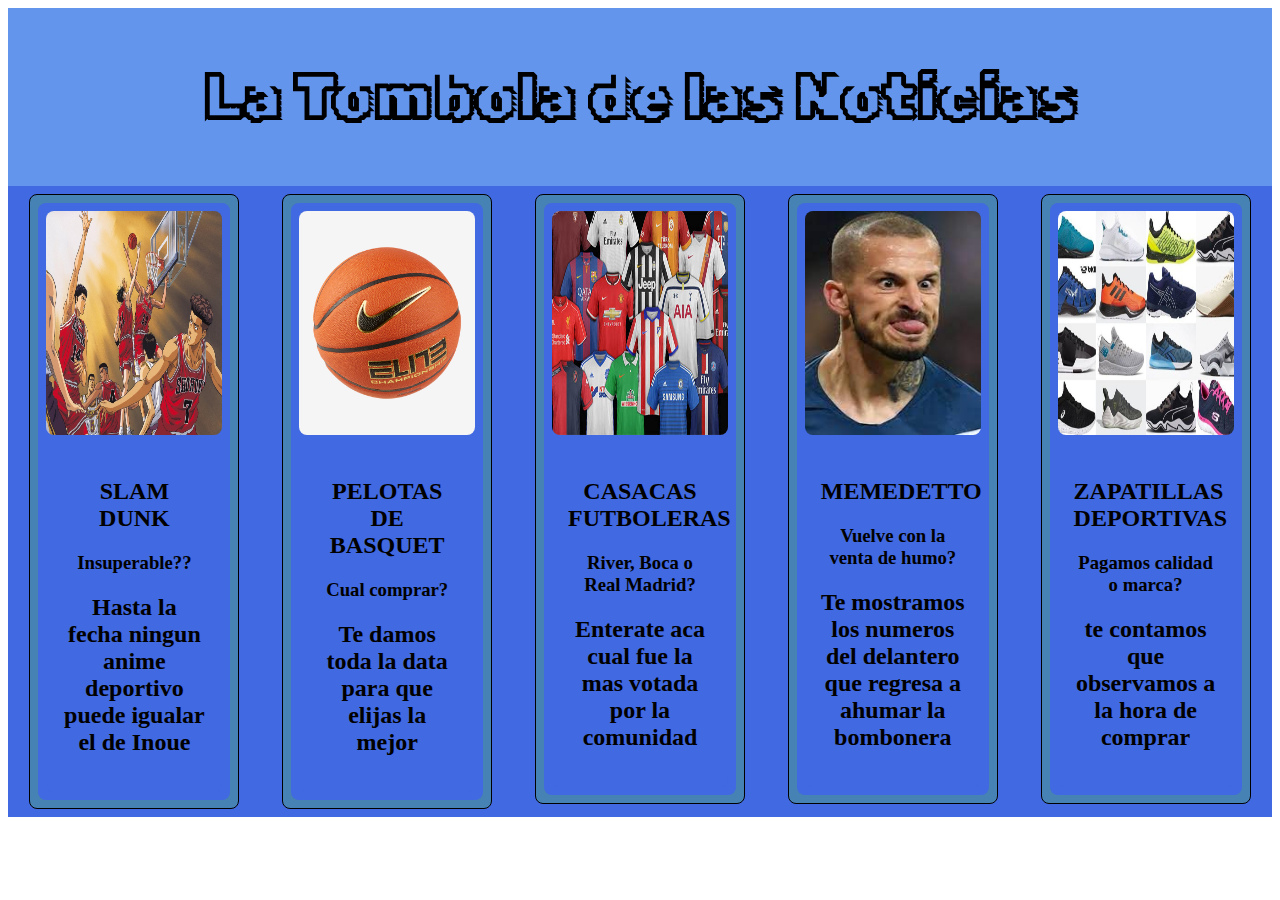
<file: CURSO/index.html>
<!DOCTYPE html>
<html lang="en">
<head>
	<meta charset="UTF-8">
	<meta http-equiv="X-UA-Compatible" content="IE=edge">
	<meta name="viewport" content="width=device-width, initial-scale=1.0">
	<link rel="stylesheet" href="LaTomboladelasNoticias.css">
	<link rel="preconnect" href="https://fonts.googleapis.com">
<link rel="preconnect" href="https://fonts.gstatic.com" crossorigin>
<link href="https://fonts.googleapis.com/css2?family=Rubik+Iso&display=swap" rel="stylesheet">
	<title>LaTomboladelasNoticias</title>
</head>
<body>
	<div class="titulo">
		<h1>La Tombola de las Noticias</h1>
	</div>
	<div class="tienda">
		<a href="http://127.0.0.1:5500/SLAMDUNK.html">
	<div class="Tarjeta">
		<div class="marcoTarjeta">
	<img src="anime.jpg" alt="anime">
	<div class="textTarjeta">
	<h2>SLAM DUNK</h2>
	<h3>Insuperable??</h3>
	<h2>Hasta la fecha ningun anime deportivo puede igualar el de Inoue</h2>
	
	</div>
	</div>
</div>
<a href="http://127.0.0.1:5500/PELOTA.HTML">
<div class="Tarjeta">
	<div class="marcoTarjeta">
<img src="basket.jpg" alt="basket">
<div class="textTarjeta">
<h2>PELOTAS DE BASQUET</h2>
<h3>Cual comprar?</h3>
<h2>Te damos toda la data para que elijas la mejor</h2>

	</div>
	</div>
</div>
	<a href="http://127.0.0.1:5500/camiseta.html">
<div class="Tarjeta">
	<div class="marcoTarjeta">
<img src="camisetas.jpg" alt="camisetas">
<div class="textTarjeta">
<h2>CASACAS FUTBOLERAS</h2>
<h3>River, Boca o Real Madrid?</h3>
<h2>Enterate aca cual fue la mas votada por la comunidad</h2> 

	</div>
	</div>
</div>
<a href="http://127.0.0.1:5500/MEMEMUERTO.html">
<div class="Tarjeta">
	<div class="marcoTarjeta">
<img src="meme.jpg" alt="meme">
<div class="textTarjeta">
<h2>MEMEDETTO</h2>
<h3>Vuelve con la venta de humo?</h3>
<h2>Te mostramos los numeros del delantero que regresa a ahumar la bombonera</h2>

	</div>
	</div>
</div>
	<a href="http://127.0.0.1:5500/zapatillas.html">
<div class="Tarjeta">
	<div class="marcoTarjeta">
<img src="zapatillas.jpg" alt="zapatillas">
<div class="textTarjeta">
<h2>ZAPATILLAS DEPORTIVAS</h2>
<h3>Pagamos calidad o marca?</h3>
<H2>te contamos que observamos a la hora de comprar</H2>

</div>
</div>
</div>
</div>
</body>
</html>
</file>
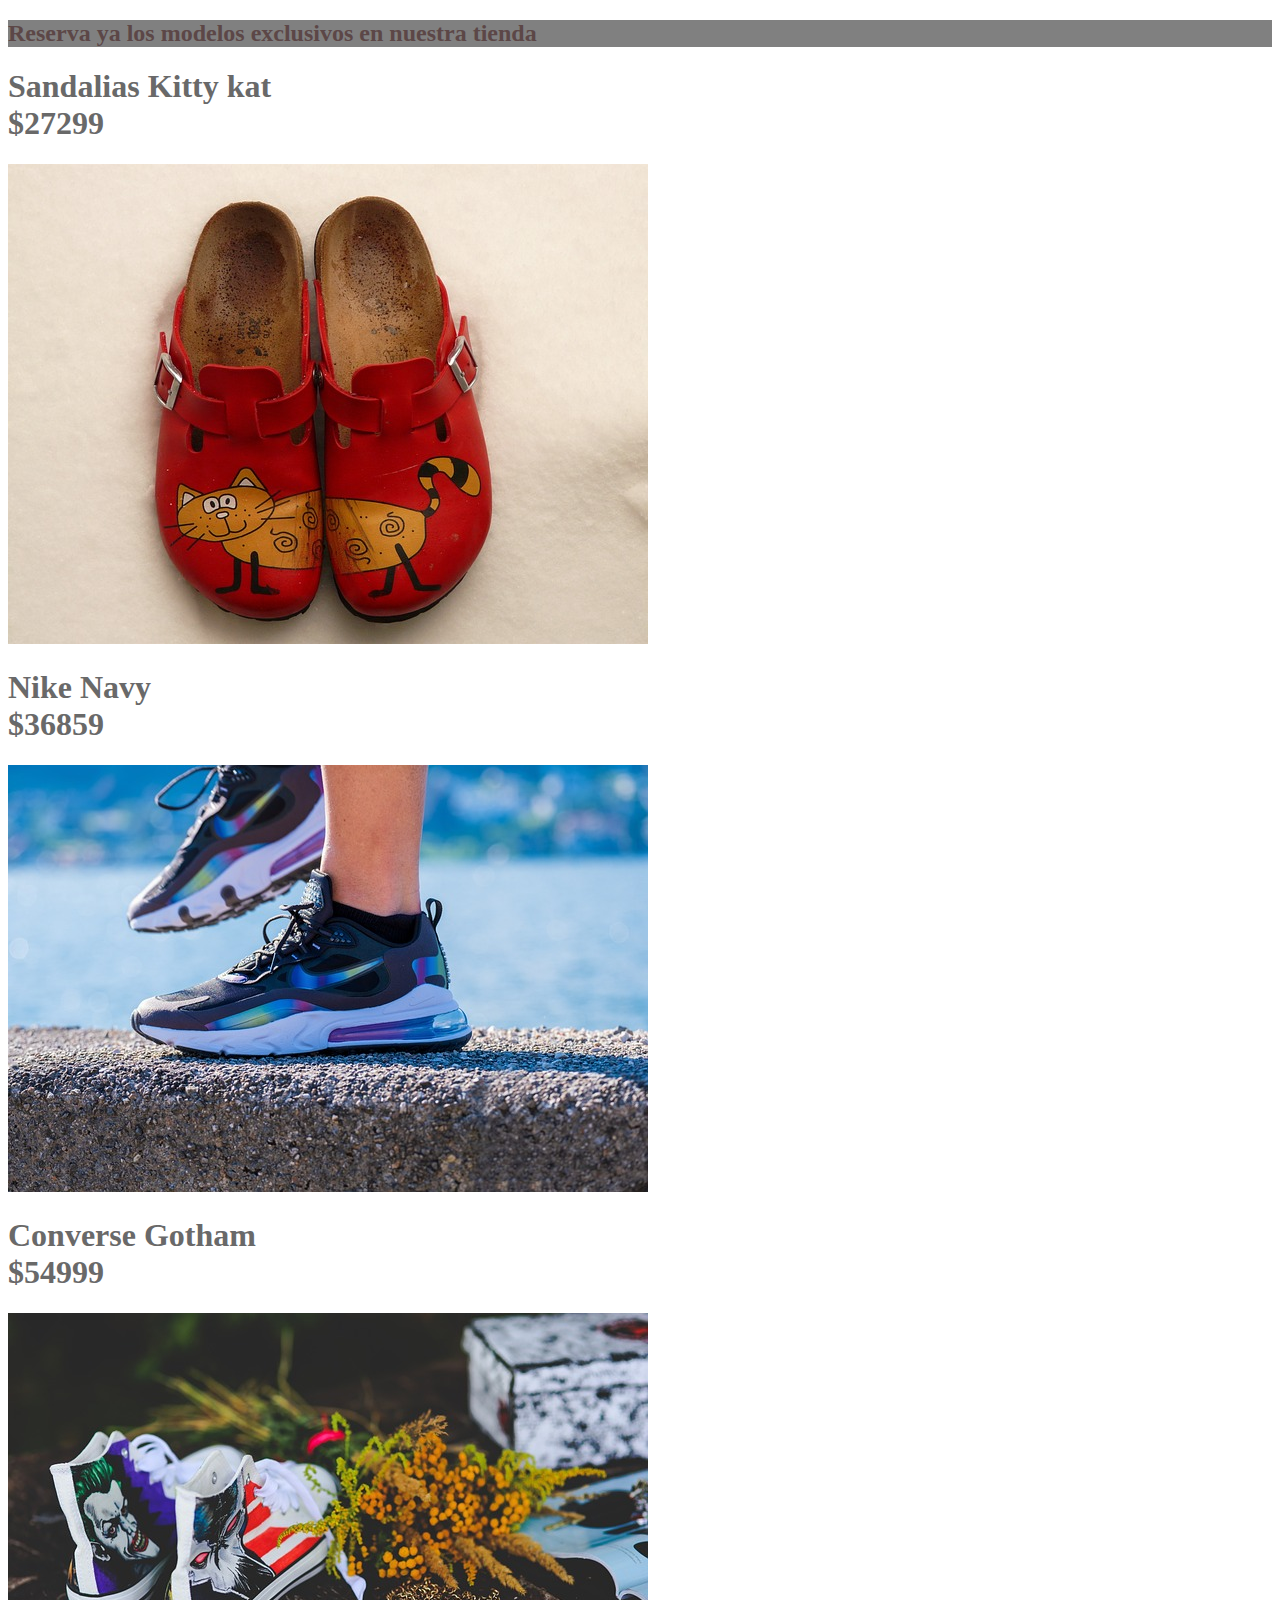
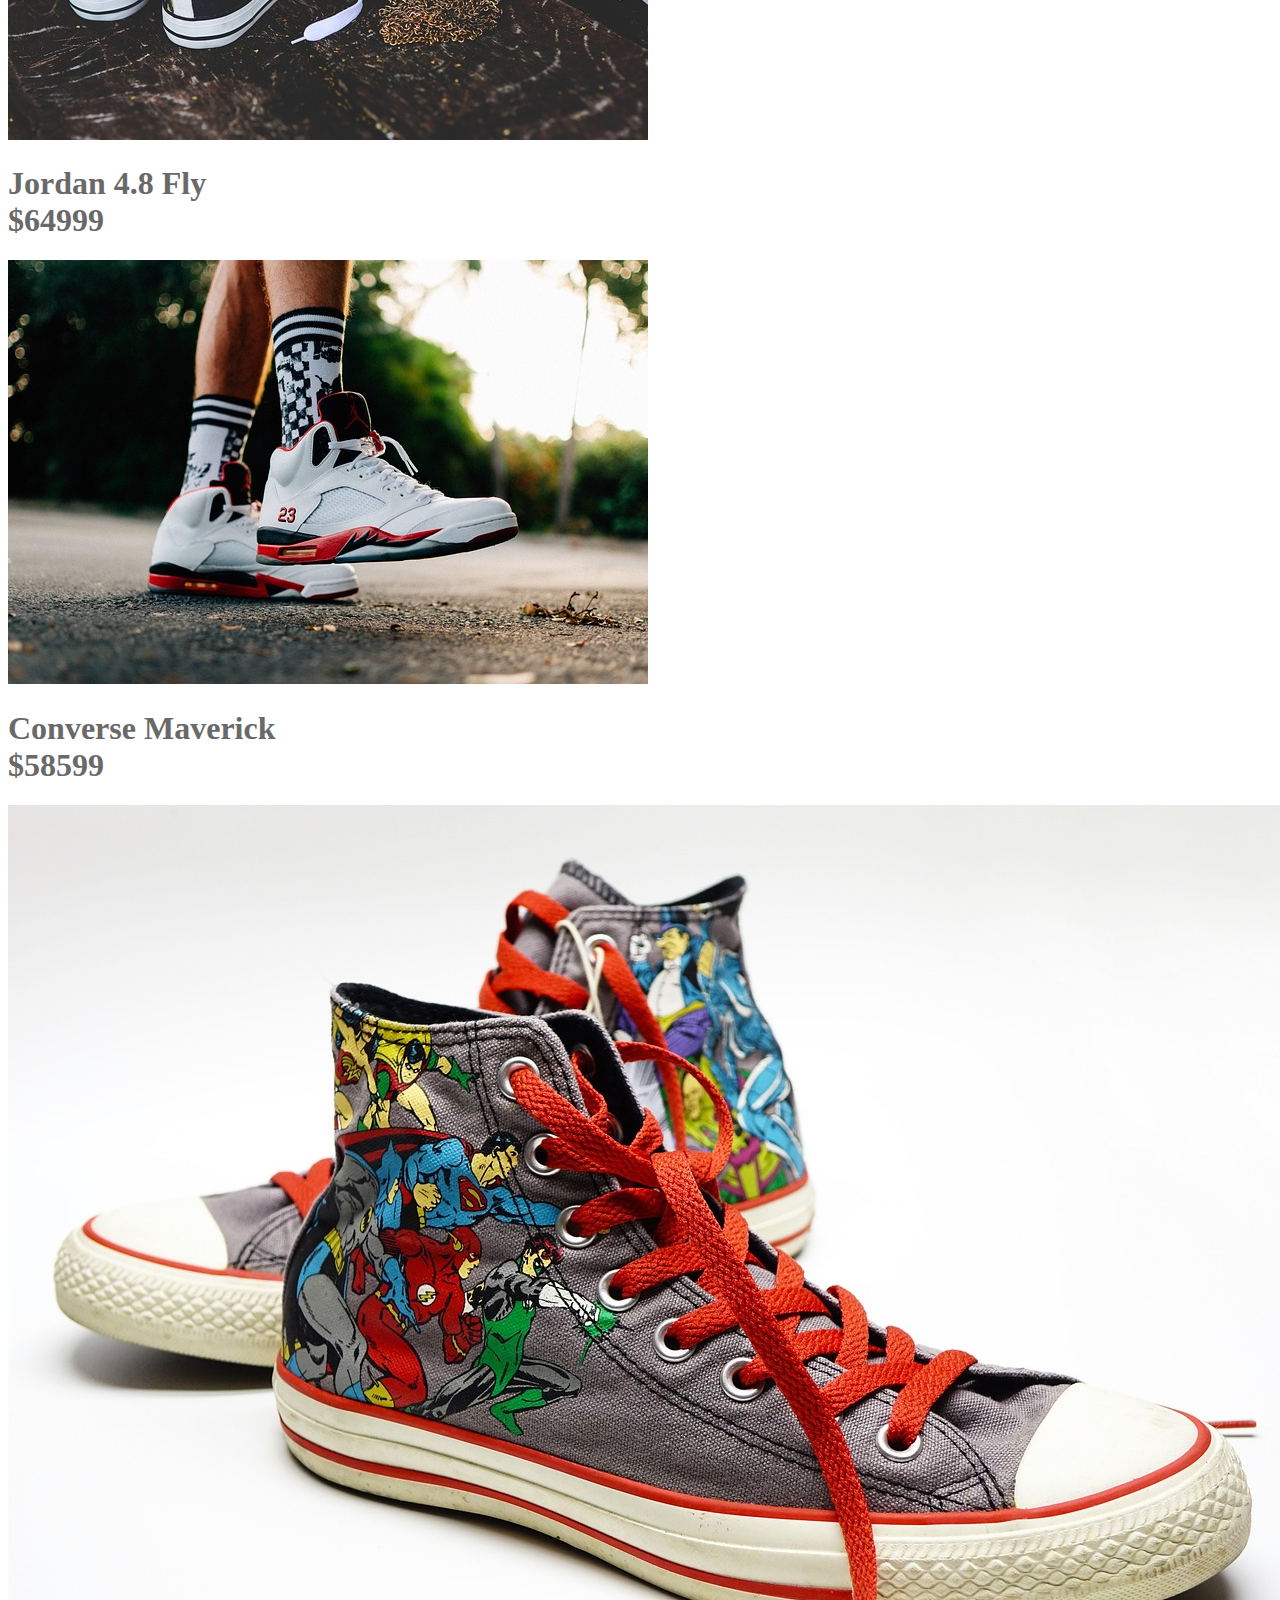
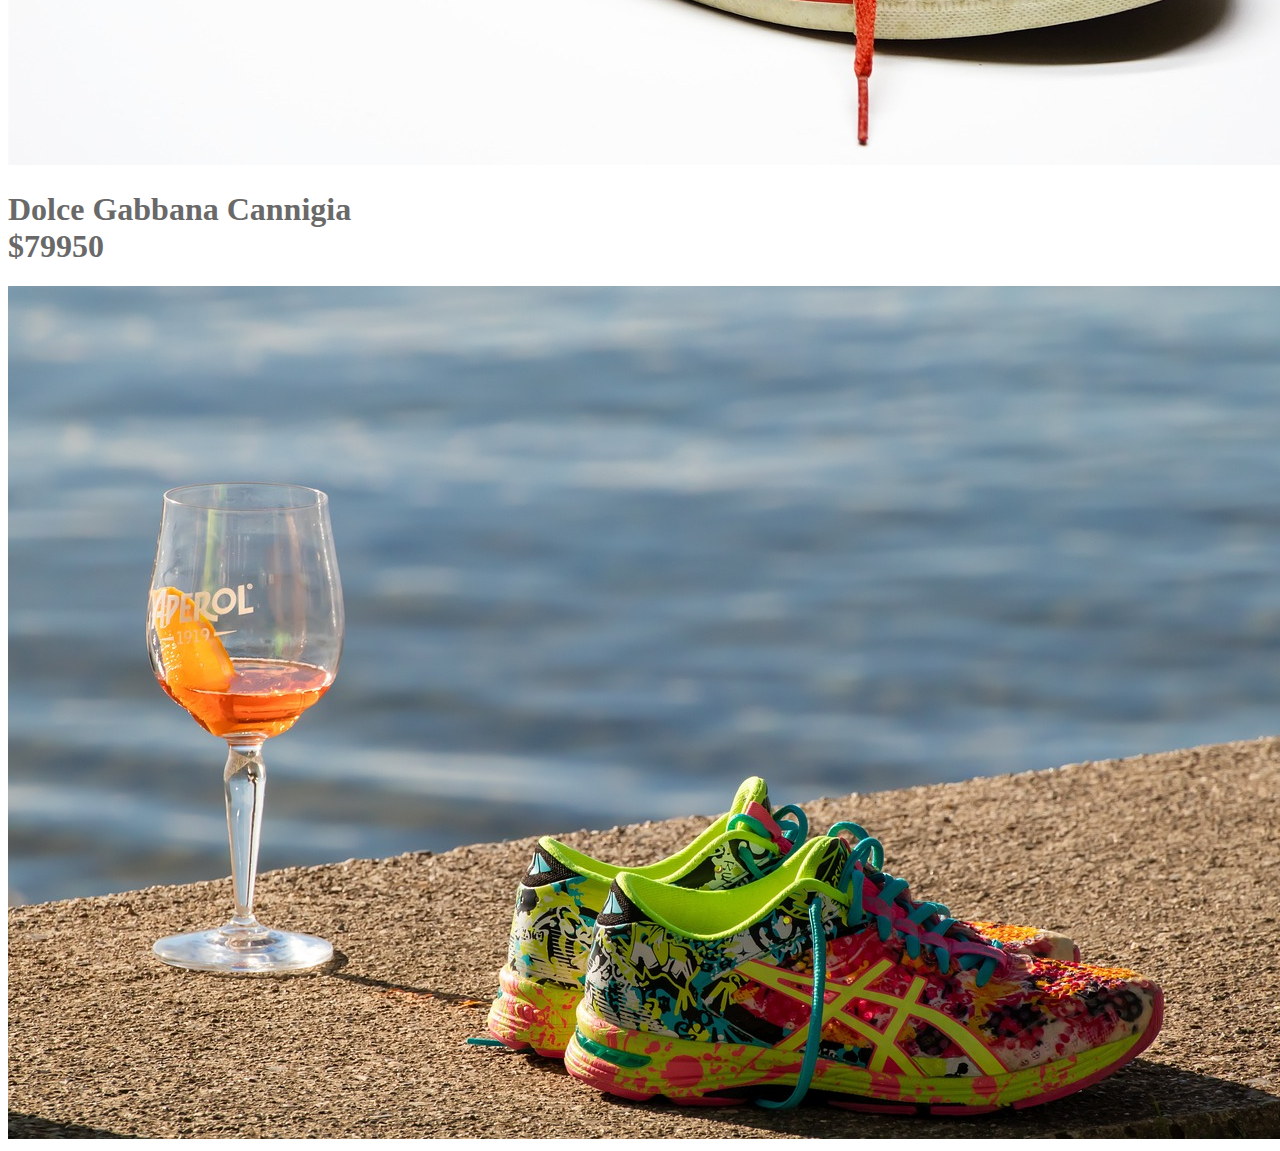
<file: exclusivos.html>
<!DOCTYPE html>
<html lang="en">
<head>
    <meta charset="UTF-8">
    <meta http-equiv="X-UA-Compatible" content="IE=edge">
    <meta name="viewport" content="width=device-width, initial-scale=1.0">
    <title>Modelos Exclusivos</title>

</head>
<body>
    <h2 style="color:rgb(92, 71, 71); background-color:gray;" >Reserva ya los modelos exclusivos en nuestra tienda</h2>
    <h1 style="color:dimgrey"> Sandalias Kitty kat<br> $27299</h1>
    <img src="jordan.jpg" alt="jordan">
    <h1 style="color:dimgrey">Nike Navy<br> $36859</h1>
    <img src="nike.jpg" alt="nike">
    <h1 style="color:dimgrey">Converse Gotham<br>$54999</h1>
    <img src="oro.jpg" alt="oro">
    <h1 style="color:dimgrey">Jordan 4.8 Fly<br>$64999</h1>
    <img src="jordano.jpg" alt="jordano">
    <h1 style="color:dimgrey">Converse Maverick<br>$58599</h1>
    <img src="limitadas.jpg" alt="limitadas">
    <h1 style="color:dimgrey">Dolce Gabbana Cannigia<br>$79950</h1>
    <img src="skate.jpg" alt="skate">
</body>
</html>
</file>
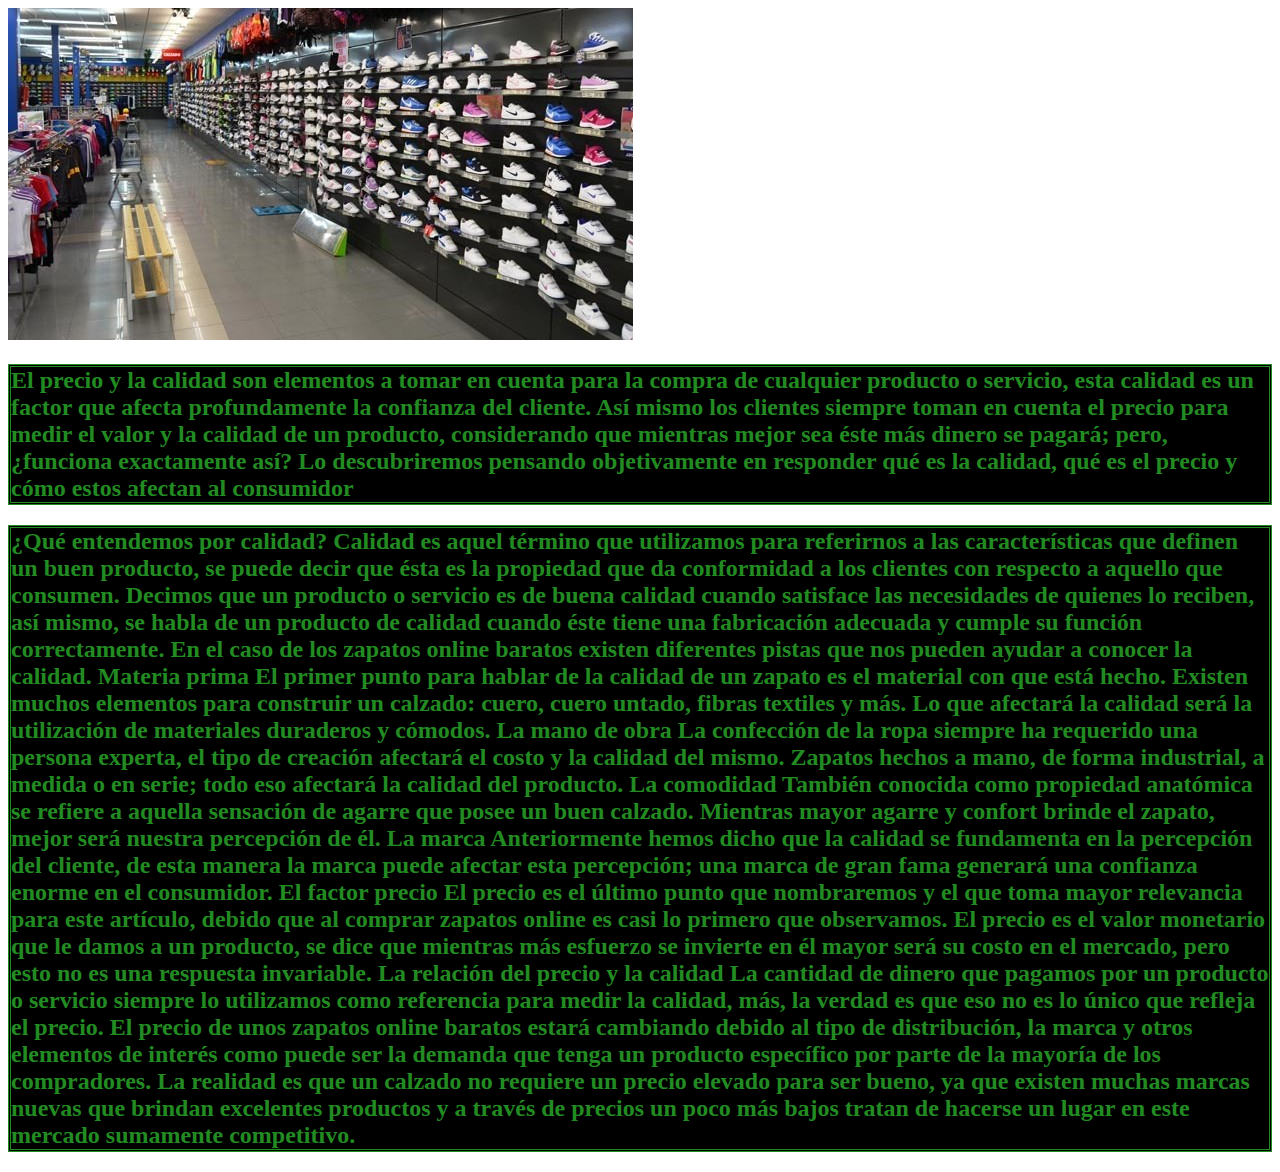
<file: zapatillas.html>
<!DOCTYPE html>
<html lang="en">
<head>
    <meta charset="UTF-8">
    <meta http-equiv="X-UA-Compatible" content="IE=edge">
    <meta name="viewport" content="width=device-width, initial-scale=1.0">
    <title>Document</title>
</head>
<body>
    <img src="zapas.jpg" alt="zapatillas">
    <h2 style="color:forestgreen;border-style: double;background-color: black;">El precio y la calidad son elementos a tomar en cuenta para la compra de cualquier producto o servicio, esta calidad es un factor que afecta profundamente la confianza del cliente. Así mismo los clientes siempre toman en cuenta el precio para medir el valor y la calidad de un producto, considerando que mientras mejor sea éste más dinero se pagará; pero, ¿funciona exactamente así? Lo descubriremos pensando objetivamente en responder qué es la calidad, qué es el precio y cómo estos afectan al consumidor</h2>
        <h2 style="background-color:black;border-style:double;color:forestgreen">¿Qué entendemos por calidad?

            Calidad es aquel término que utilizamos para referirnos a las características que definen un buen producto, se puede decir que ésta es la propiedad que da conformidad a los clientes con respecto a aquello que consumen. Decimos que un producto o servicio es de buena calidad cuando satisface las necesidades de quienes lo reciben, así mismo, se habla de un producto de calidad cuando éste tiene una fabricación adecuada y cumple su función correctamente. En el caso de los zapatos online baratos existen diferentes pistas que nos pueden ayudar a conocer la calidad. 
            Materia prima
            
            El primer punto para hablar de la calidad de un zapato es el material con que está hecho. Existen muchos elementos para construir un calzado: cuero, cuero untado, fibras textiles y más. Lo que afectará la calidad será la utilización de materiales duraderos y cómodos.
            La mano de obra
            
            La confección de la ropa siempre ha requerido una persona experta, el tipo de creación afectará el costo y la calidad del mismo. Zapatos hechos a mano, de forma industrial, a medida o en serie; todo eso afectará la calidad del producto.
            La comodidad
            
            También conocida como propiedad anatómica se refiere a aquella sensación de agarre que posee un buen calzado. Mientras mayor agarre y confort brinde el zapato, mejor será nuestra percepción de él.
            La marca
            
            Anteriormente hemos dicho que la calidad se fundamenta en la percepción del cliente, de esta manera la marca puede afectar esta percepción; una marca de gran fama generará una confianza enorme en el consumidor.
            El factor precio
            
            El precio es el último punto que nombraremos y el que toma mayor relevancia para este artículo, debido que al comprar zapatos online es casi lo primero que observamos. El precio es el valor monetario que le damos a un producto, se dice que mientras más esfuerzo se invierte en él mayor será su costo en el mercado, pero esto no es una respuesta invariable.
            La relación del precio y la calidad
            
            La cantidad de dinero que pagamos por un producto o servicio siempre lo utilizamos como referencia para medir la calidad, más, la verdad es que eso no es lo único que refleja el precio. El precio de unos zapatos online baratos estará cambiando debido al tipo de distribución, la marca y otros elementos de interés como puede ser la demanda que tenga un producto específico por parte de la mayoría de los compradores. La realidad es que un calzado no requiere un precio elevado para ser bueno, ya que existen muchas marcas nuevas que brindan excelentes productos y a través de precios un poco más bajos tratan de hacerse un lugar en este mercado sumamente competitivo. </h2>
</body>
</html>
</file>
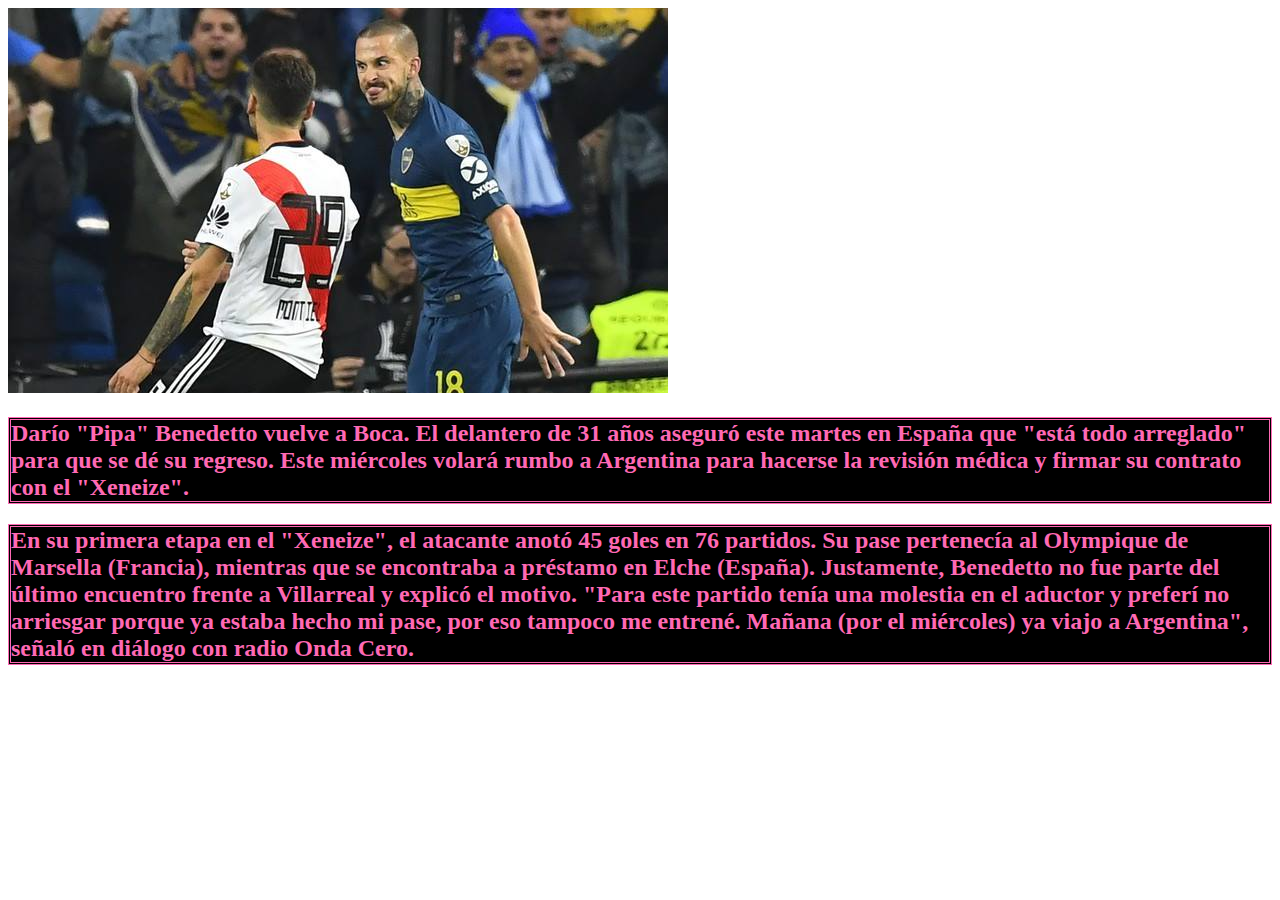
<file: CURSO/mememuerto.html>
<!DOCTYPE html>
<html lang="en">
<head>
    <meta charset="UTF-8">
    <meta http-equiv="X-UA-Compatible" content="IE=edge">
    <meta name="viewport" content="width=device-width, initial-scale=1.0">
    <title>Document</title>
</head>
<body>
    <img src="MEMEDETTO.jpg" alt="meme">
    <h2 style="color:hotpink;border-style: double;background-color: black;">Darío "Pipa" Benedetto vuelve a Boca. El delantero de 31 años aseguró este martes en España que "está todo arreglado" para que se dé su regreso. Este miércoles volará rumbo a Argentina para hacerse la revisión médica y firmar su contrato con el "Xeneize".</h2>
    <h2 style="background-color:black;border-style:double;color:hotpink">En su primera etapa en el "Xeneize", el atacante anotó 45 goles en 76 partidos. Su pase pertenecía al Olympique de Marsella (Francia), mientras que se encontraba a préstamo en Elche (España). Justamente, Benedetto no fue parte del último encuentro frente a Villarreal y explicó el motivo. "Para este partido tenía una molestia en el aductor y preferí no arriesgar porque ya estaba hecho mi pase, por eso tampoco me entrené. Mañana (por el miércoles) ya viajo a Argentina", señaló en diálogo con radio Onda Cero.</h2>
</body>
</html>
</file>
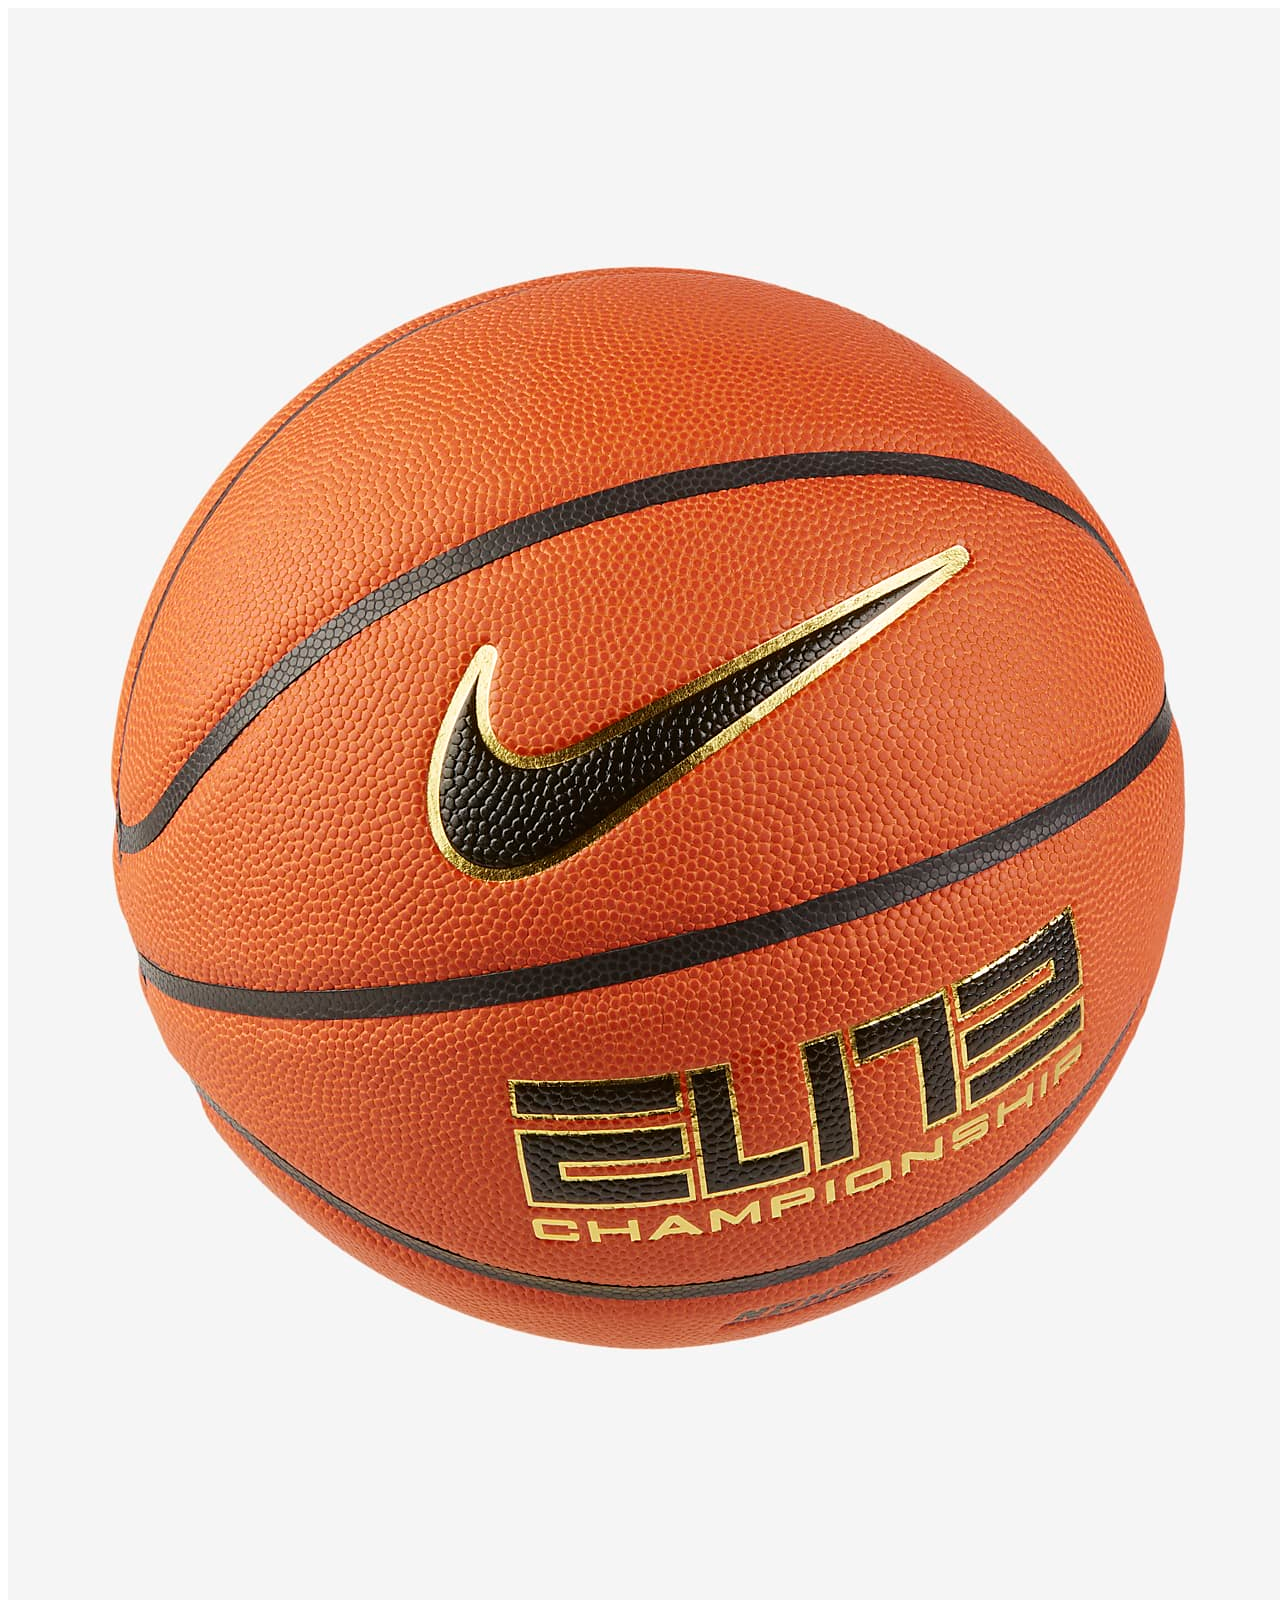
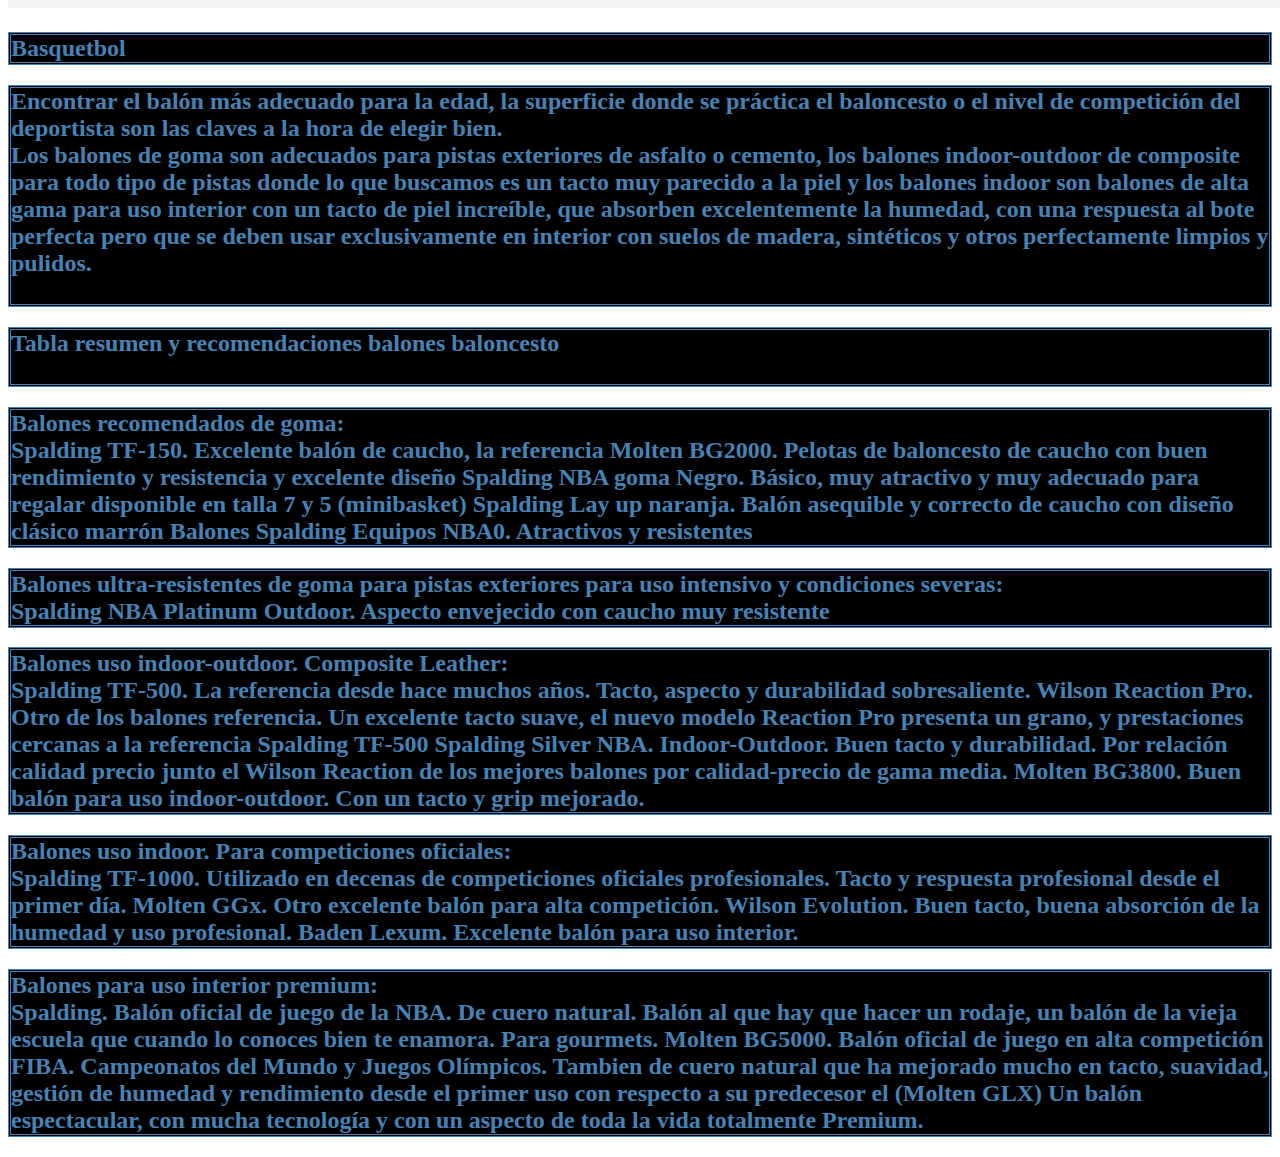
<file: CURSO/pelota.html>
<!DOCTYPE html>
<html lang="en">
<head>
    <meta charset="UTF-8">
    <meta http-equiv="X-UA-Compatible" content="IE=edge">
    <meta name="viewport" content="width=device-width, initial-scale=1.0">
    <title>Document</title>
</head>
<body>
    <img src="basket.jpg" alt="basket">
    <h2 style="color:steelblue;border-style: double;background-color: black;">Basquetbol</h2>
    <h2 style="background-color:black; border-style: double;color:steelblue">Encontrar el balón más adecuado para la edad, la superficie donde se práctica el baloncesto o el nivel de competición del deportista son las claves a la hora de elegir bien.<br>

        Los balones de goma son adecuados para pistas exteriores de asfalto o cemento, los balones indoor-outdoor de composite para todo tipo de pistas donde lo que buscamos es un tacto muy parecido a la piel y los balones indoor son balones de alta gama para uso interior con un tacto de piel increíble, que absorben excelentemente la humedad, con una respuesta al bote perfecta pero que se deben usar exclusivamente en interior con suelos de madera, sintéticos y otros perfectamente limpios y pulidos.<br><br>
        <h2 style="background-color:black; border-style: double;color:steelblue">Tabla resumen y recomendaciones balones baloncesto<br><br></h2>

        <h2 style="background-color:black; border-style: double;color:steelblue">Balones recomendados de goma:<br>
        
            Spalding TF-150. Excelente balón de caucho, la referencia
            Molten BG2000. Pelotas de baloncesto de caucho con buen rendimiento y resistencia y excelente diseño
            Spalding NBA goma Negro. Básico, muy atractivo y muy adecuado para regalar disponible en talla 7 y 5 (minibasket)
            Spalding Lay up naranja. Balón asequible y correcto de caucho con diseño clásico marrón
            Balones Spalding Equipos NBA0. Atractivos y resistentes<br></h2>
        
            <h2 style="background-color:black; border-style: double;color:steelblue">Balones ultra-resistentes de goma para pistas exteriores para uso intensivo y condiciones severas:<br>   
            Spalding NBA Platinum Outdoor. Aspecto envejecido con caucho muy resistente<br></h2>
        
            <h2 style="background-color:black; border-style: double;color:steelblue">Balones uso indoor-outdoor. Composite Leather:<br>
        
            Spalding TF-500. La referencia desde hace muchos años. Tacto, aspecto y durabilidad sobresaliente.
            Wilson Reaction Pro. Otro de los balones referencia. Un excelente tacto suave, el nuevo modelo Reaction Pro presenta un grano, y prestaciones cercanas a la referencia Spalding TF-500
            Spalding Silver NBA. Indoor-Outdoor. Buen tacto y durabilidad. Por relación calidad precio junto el Wilson Reaction de los mejores balones por calidad-precio de gama media.
            Molten BG3800. Buen balón para uso indoor-outdoor. Con un tacto y grip mejorado.<br></h2>
        
            <h2 style="background-color:black; border-style: double;color:steelblue">Balones uso indoor. Para competiciones oficiales:<br>
            Spalding TF-1000. Utilizado en decenas de competiciones oficiales profesionales.
            Tacto y respuesta profesional desde el primer día.
            Molten GGx. Otro excelente balón para alta competición.
            Wilson Evolution. Buen tacto, buena absorción de la humedad y uso profesional.
            Baden Lexum. Excelente balón para uso interior.<br></h2>
        
            <h2 style="background-color:black; border-style: double;color:steelblue">Balones para uso interior premium:<br>
        
            Spalding. Balón oficial de juego de la NBA. De cuero natural. Balón al que hay que hacer un rodaje, un balón de la vieja escuela que cuando lo conoces bien te enamora. Para gourmets.
            Molten BG5000. Balón oficial de juego en alta competición FIBA. Campeonatos del Mundo y Juegos Olímpicos.
            Tambien de cuero natural que ha mejorado mucho en tacto, suavidad, gestión de humedad y rendimiento desde el primer uso con respecto a su predecesor el (Molten GLX) Un balón espectacular, con mucha tecnología y con un aspecto de toda la vida totalmente Premium.</h2>
</body>
</html>
</file>
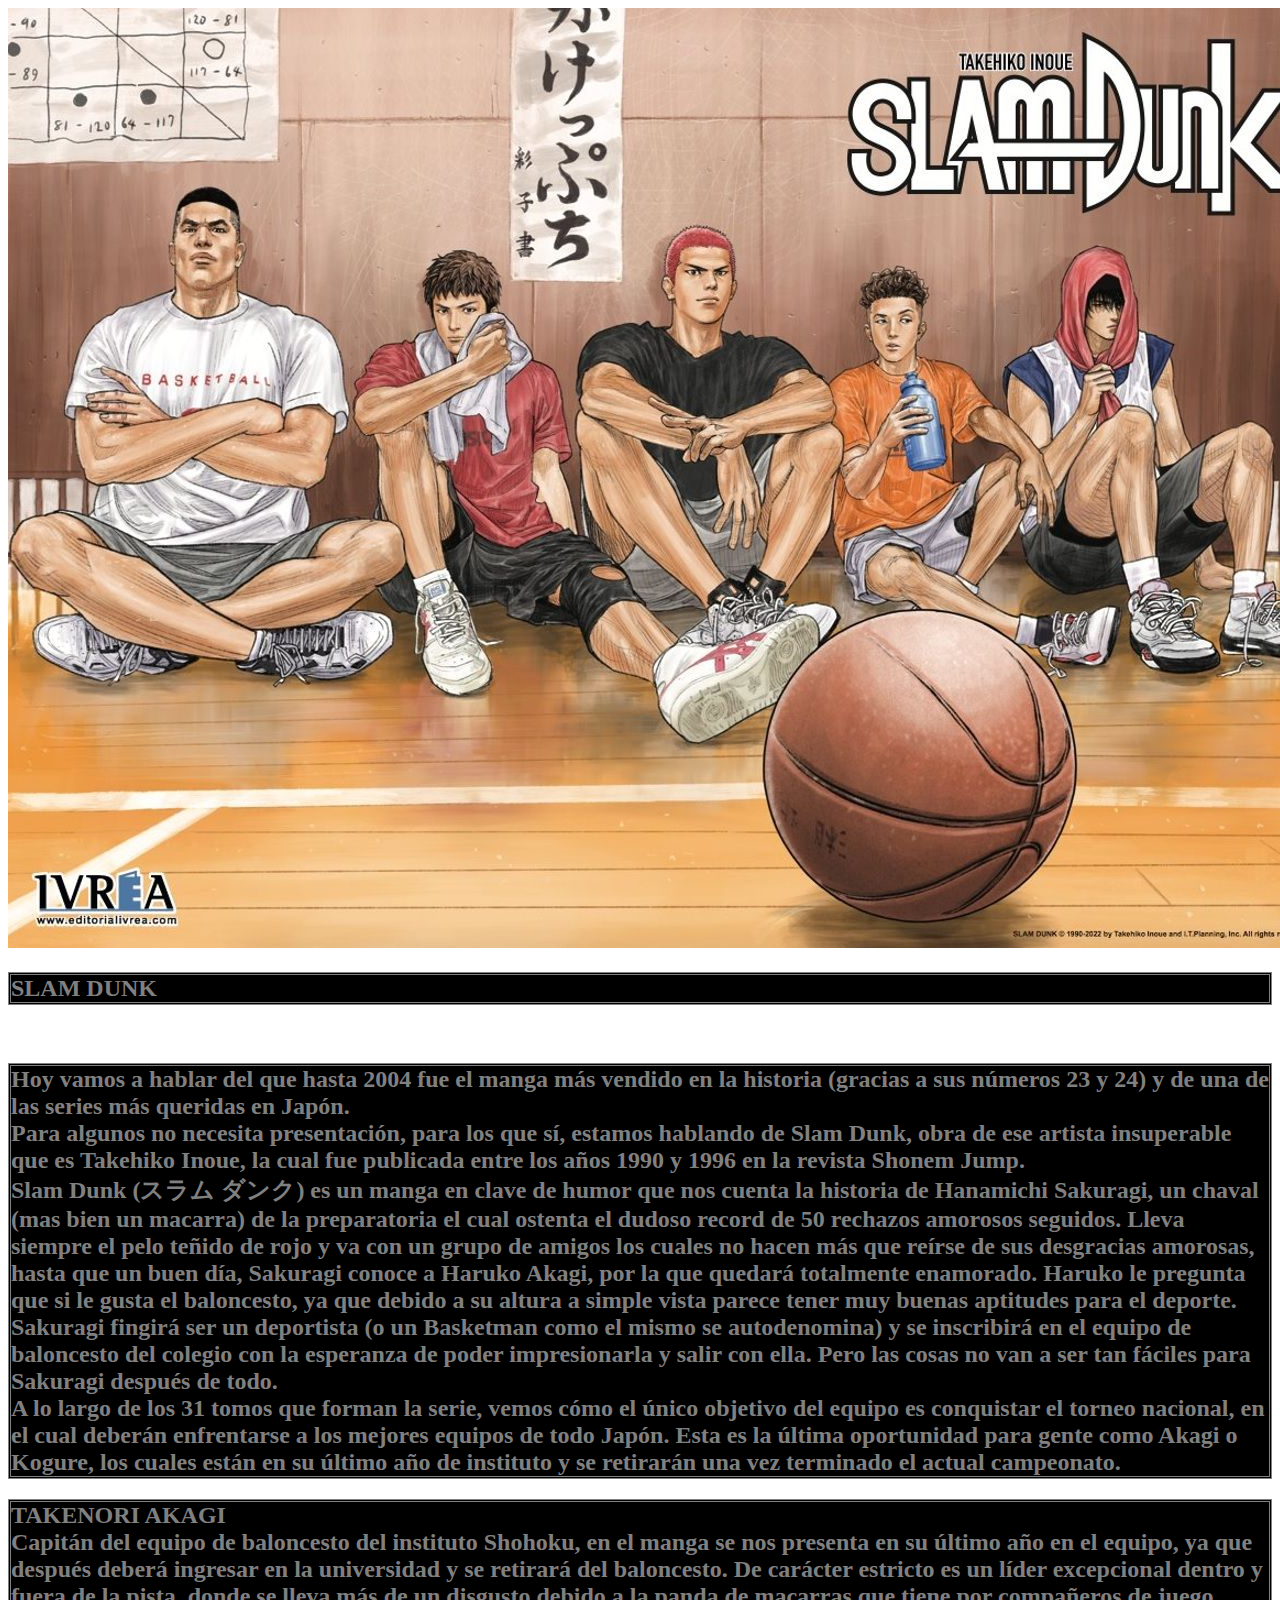
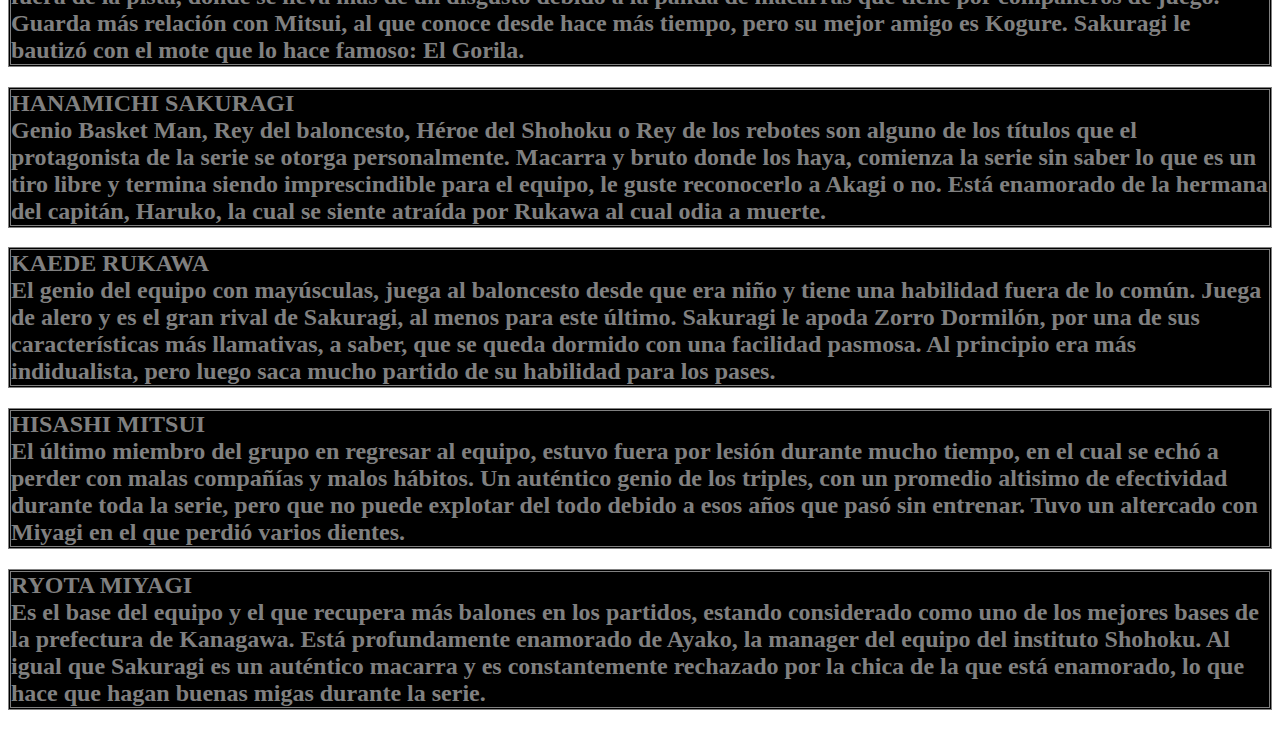
<file: CURSO/SLAMDUNK.html>
<!DOCTYPE html>
<html lang="en">
<head>
    <meta charset="UTF-8">
    <meta http-equiv="X-UA-Compatible" content="IE=edge">
    <meta name="viewport" content="width=device-width, initial-scale=1.0">
    <title>Document</title>
    
</head>
<body>
    <img src="Slam-Dunk-POSTER.jpg" alt="anime">
    <div class="textTarjeta">
        <h2 style="color:grey; border-style: double;background-color: black;">SLAM DUNK</h2><br>
        <h2 style="background-color:black; border-style:double;color:grey">Hoy vamos a hablar del que hasta 2004 fue el manga más vendido en la historia (gracias a sus números 23 y 24) y de una de las series más queridas en Japón.<br> Para algunos no necesita presentación, para los que sí, estamos hablando de Slam Dunk, obra de ese artista insuperable que es Takehiko Inoue, la cual fue publicada entre los años 1990 y 1996 en la revista Shonem Jump.<br> Slam Dunk (スラム ダンク) es un manga en clave de humor que nos cuenta la historia de Hanamichi Sakuragi, un chaval (mas bien un macarra) de la preparatoria el cual ostenta el dudoso record de 50 rechazos amorosos seguidos. Lleva siempre el pelo teñido de rojo y va con un grupo de amigos los cuales no hacen más que reírse de sus desgracias amorosas, hasta que un buen día, Sakuragi conoce a Haruko Akagi, por la que quedará totalmente enamorado. Haruko le pregunta que si le gusta el baloncesto, ya que debido a su altura a simple vista parece tener muy buenas aptitudes para el deporte.<br> Sakuragi fingirá ser un deportista (o un Basketman como el mismo se autodenomina) y se inscribirá en el equipo de baloncesto del colegio con la esperanza de poder impresionarla y salir con ella. Pero las cosas no van a ser tan fáciles para Sakuragi después de todo.<br> A lo largo de los 31 tomos que forman la serie, vemos cómo el único objetivo del equipo es conquistar el torneo nacional, en el cual deberán enfrentarse a los mejores equipos de todo Japón. Esta es la última oportunidad para gente como Akagi o Kogure, los cuales están en su último año de instituto y se retirarán una vez terminado el actual campeonato.<br> 
            <h2 style="background-color:black; border-style:double;color:grey">TAKENORI AKAGI <br> Capitán del equipo de baloncesto del instituto Shohoku, en el manga se nos presenta en su último año en el equipo, ya que después deberá ingresar en la universidad y se retirará del baloncesto. De carácter estricto es un líder excepcional dentro y fuera de la pista, donde se lleva más de un disgusto debido a la panda de macarras que tiene por compañeros de juego. Guarda más relación con Mitsui, al que conoce desde hace más tiempo, pero su mejor amigo es Kogure. Sakuragi le bautizó con el mote que lo hace famoso: El Gorila.<br></h2>
                <h2 style="background-color:black; border-style:double;color:grey">HANAMICHI SAKURAGI<br> Genio Basket Man, Rey del baloncesto, Héroe del Shohoku o Rey de los rebotes son alguno de los títulos que el protagonista de la serie se otorga personalmente. Macarra y bruto donde los haya, comienza la serie sin saber lo que es un tiro libre y termina siendo imprescindible para el equipo, le guste reconocerlo a Akagi o no. Está enamorado de la hermana del capitán, Haruko, la cual se siente atraída por Rukawa al cual odia a muerte.<br></h2>
                <h2 style="background-color:black; border-style:double;color:grey">KAEDE RUKAWA<br> El genio del equipo con mayúsculas, juega al baloncesto desde que era niño y tiene una habilidad fuera de lo común. Juega de alero y es el gran rival de Sakuragi, al menos para este último. Sakuragi le apoda Zorro Dormilón, por una de sus características más llamativas, a saber, que se queda dormido con una facilidad pasmosa. Al principio era más indidualista, pero luego saca mucho partido de su habilidad para los pases.<br></h2>
                <h2 style="background-color:black; border-style:double;color:grey">HISASHI MITSUI<br> El último miembro del grupo en regresar al equipo, estuvo fuera por lesión durante mucho tiempo, en el cual se echó a perder con malas compañías y malos hábitos. Un auténtico genio de los triples, con un promedio altisimo de efectividad durante toda la serie, pero que no puede explotar del todo debido a esos años que pasó sin entrenar. Tuvo un altercado con Miyagi en el que perdió varios dientes.<br></h2>
                <h2 style="background-color:black; border-style:double;color:grey"> RYOTA MIYAGI<br> Es el base del equipo y el que recupera más balones en los partidos, estando considerado como uno de los mejores bases de la prefectura de Kanagawa. Está profundamente enamorado de Ayako, la manager del equipo del instituto Shohoku. Al igual que Sakuragi es un auténtico macarra y es constantemente rechazado por la chica de la que está enamorado, lo que hace que hagan buenas migas durante la serie.</h2>
        <a href="http://127.0.0.1:5500/index.html"></a>
    </body>
</html>
</file>
<file: CURSO/LaTomboladelasNoticias.css>
.titulo {
    padding: 0.5em 0;
    background-color: cornflowerblue;
}
.titulo h1 {
    text-align: center;
    font-size: 4em;
    font-family: 'Rubik Iso', cursive;
    color: black;
}

.tienda {
    display:flex;
    flex-direction: row;
    flex-wrap: wrap;
    background-color: royalblue;
    justify-content: space-around;
}

.tienda a:visited, .tienda a:link, .tienda a:active {
    text-decoration: none;
    color: #000;
}
.tienda a:hover {
box-shadow: 5px 5px 10px;
}

.Tarjeta {
    width: 12em;
    background-color: steelblue;
    margin: 0.5em;
    padding: 0.5em;
    border-radius: 0.5em;
    border: #000 thin solid;
}

.marcoTarjeta {
    background-color: royalblue;
    padding: 0.5em;
    border-radius: 0.5em;
}

.marcoTarjeta img {
    width: 100%;
    height: 14em;
    border-radius: 0.5em;

}

.textTarjeta {
    background-color: royalblue;
    padding: 1em;
    border-radius: 0 0 .5em .5em;
    margin: 0.2em 0 0 0;
    text-align: center;
}

.textTarjeta h2 {
font-size: 1.5em;
}
</file>
